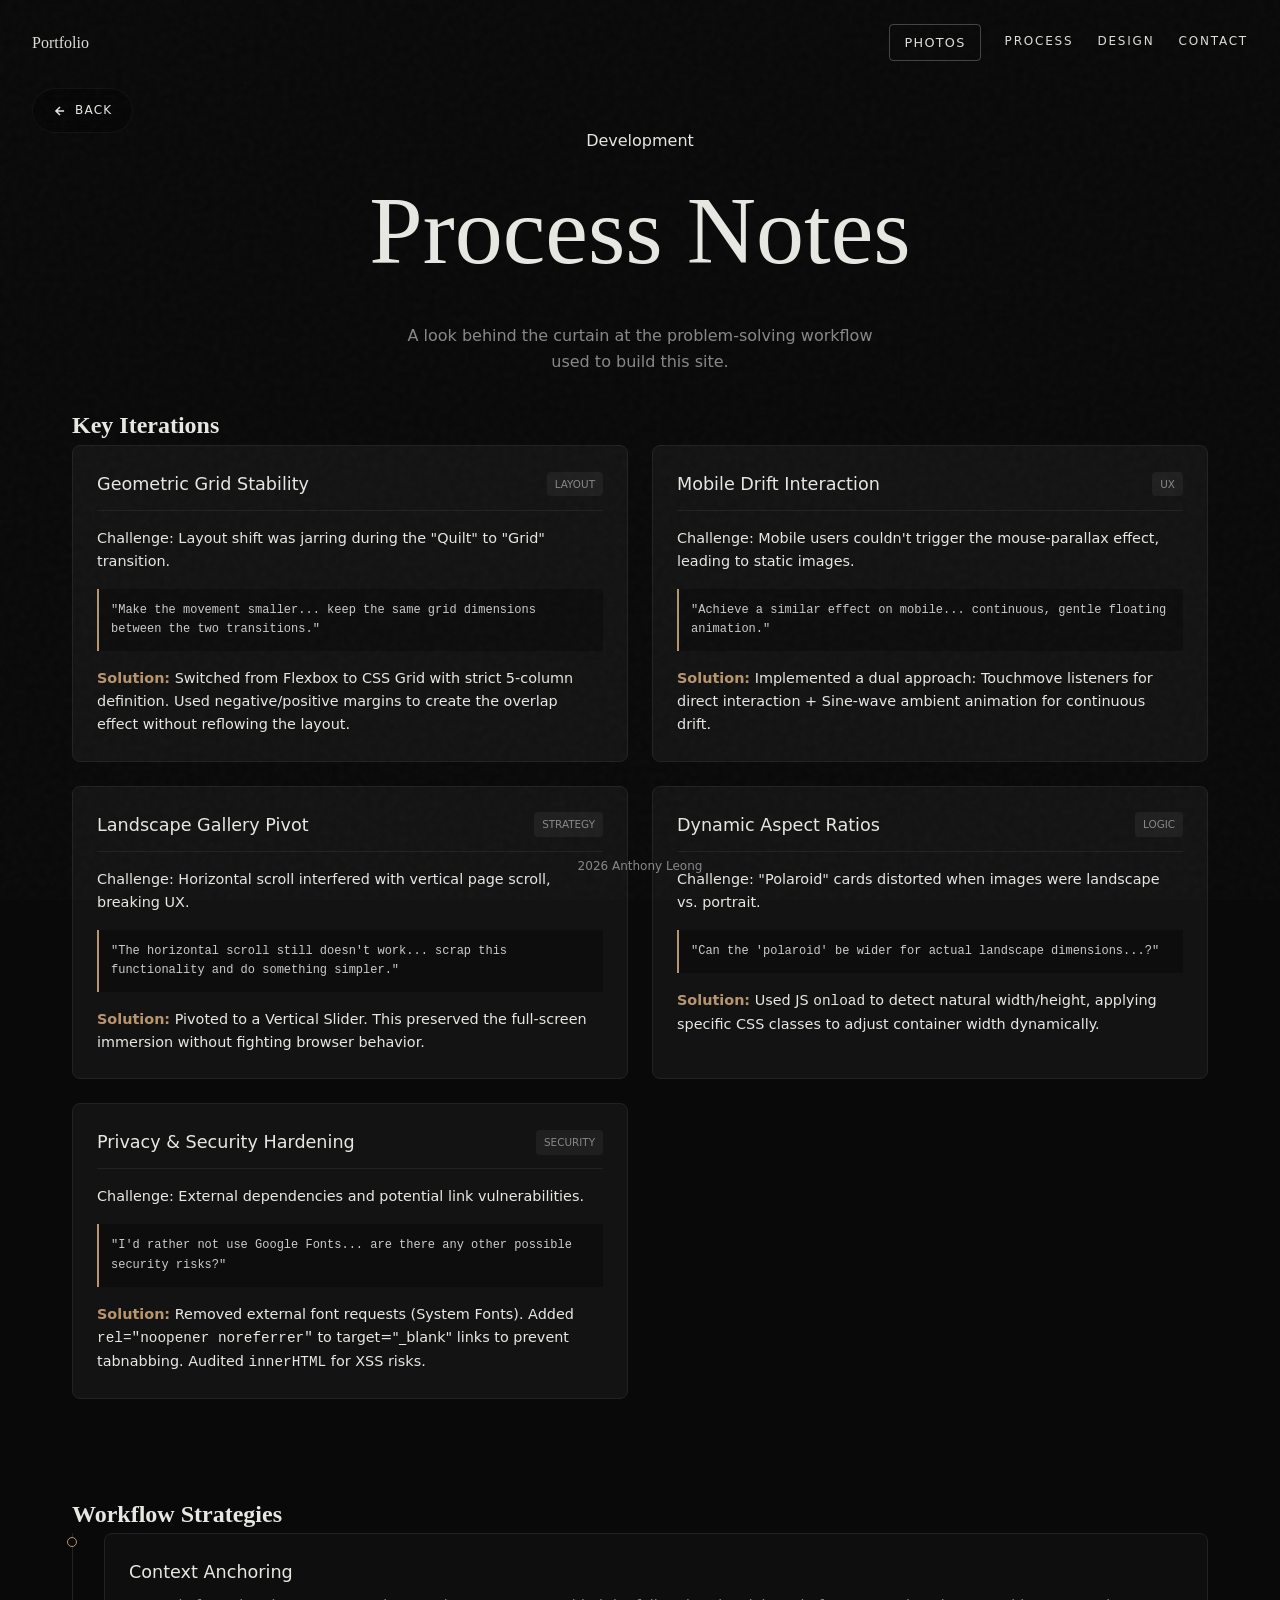
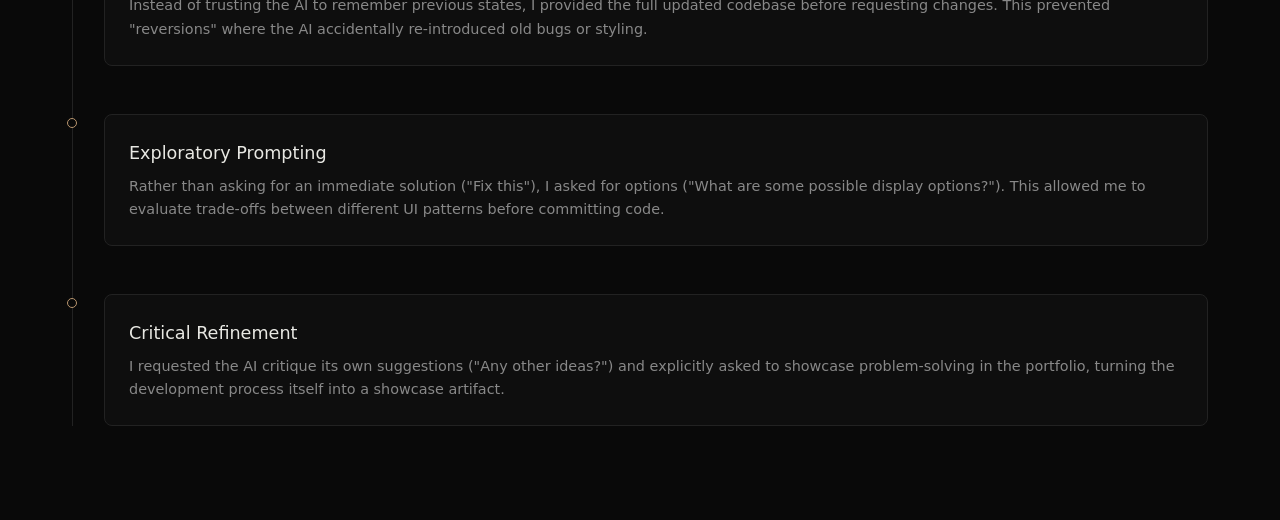
<file: process.html>
<!DOCTYPE html>
<html lang="en">
<head>
    <meta charset="UTF-8">
    <meta name="viewport" content="width=device-width, initial-scale=1.0">
    <title>Process | Anthony Leong</title>
    <link rel="stylesheet" href="style.css">
    <link rel="icon" href="data:image/svg+xml,<svg xmlns='http://www.w3.org/2000/svg' viewBox='0 0 100 100'><text y='.9em' font-size='90'>📷</text></svg>" type="image/svg+xml">
</head>
<body>
    <div class="noise-overlay"></div>
   <!-- Navigation -->
    <nav class="nav-container">
        <a href="index.html" class="font-display text-xl tracking-wide" style="font-weight: 400; text-decoration: none; color: var(--fg);">Portfolio</a>
        <div class="nav-links">
            
            <!-- Photos Dropdown -->
            <div class="dropdown">
                <button class="dropbtn">Photos</button>
                <div class="dropdown-content">
                    <a href="urban.html">Urban</a>
                    <a href="nature.html">Nature</a>
                    <a href="landscape.html">Landscape</a>
                    <a href="geometric.html">Geometric</a>
                    <a href="China.html">China</a>
                </div>
            </div>

            <!-- Standard Links -->
            <a href="process.html" class="nav-link">Process</a>
            <a href="design.html" class="nav-link">Design</a>
            <a href="contact.html" class="nav-link">Contact</a>
        </div>
    </nav>
    <a href="index.html" class="back-btn">
        <svg width="14" height="14" viewBox="0 0 24 24" fill="none" stroke="currentColor" stroke-width="2.5"><path d="M19 12H5M12 19l-7-7 7-7"/></svg>
        Back
    </a>

    <div class="page-header">
        <p class="text-xs uppercase tracking-[0.3em] text-[var(--accent)] mb-2">Development</p>
        <h1 class="font-display page-title">Process Notes</h1>
        <p class="page-subtitle">A look behind the curtain at the problem-solving workflow used to build this site.</p>
    </div>

    <div class="process-section">
        <h2 class="font-display text-3xl mb-6">Key Iterations</h2>
        <div class="dev-grid">
            
            <div class="dev-card">
                <div class="dev-card-header">
                    <span class="dev-card-title">Geometric Grid Stability</span>
                    <span class="dev-card-badge">Layout</span>
                </div>
                <p class="dev-challenge">Challenge: Layout shift was jarring during the "Quilt" to "Grid" transition.</p>
                <div class="dev-prompt">"Make the movement smaller... keep the same grid dimensions between the two transitions."</div>
                <p class="dev-solution"><strong>Solution:</strong> Switched from Flexbox to CSS Grid with strict 5-column definition. Used negative/positive margins to create the overlap effect without reflowing the layout.</p>
            </div>

            <div class="dev-card">
                <div class="dev-card-header">
                    <span class="dev-card-title">Mobile Drift Interaction</span>
                    <span class="dev-card-badge">UX</span>
                </div>
                <p class="dev-challenge">Challenge: Mobile users couldn't trigger the mouse-parallax effect, leading to static images.</p>
                <div class="dev-prompt">"Achieve a similar effect on mobile... continuous, gentle floating animation."</div>
                <p class="dev-solution"><strong>Solution:</strong> Implemented a dual approach: Touchmove listeners for direct interaction + Sine-wave ambient animation for continuous drift.</p>
            </div>

            <div class="dev-card">
                <div class="dev-card-header">
                    <span class="dev-card-title">Landscape Gallery Pivot</span>
                    <span class="dev-card-badge">Strategy</span>
                </div>
                <p class="dev-challenge">Challenge: Horizontal scroll interfered with vertical page scroll, breaking UX.</p>
                <div class="dev-prompt">"The horizontal scroll still doesn't work... scrap this functionality and do something simpler."</div>
                <p class="dev-solution"><strong>Solution:</strong> Pivoted to a Vertical Slider. This preserved the full-screen immersion without fighting browser behavior.</p>
            </div>

            <div class="dev-card">
                <div class="dev-card-header">
                    <span class="dev-card-title">Dynamic Aspect Ratios</span>
                    <span class="dev-card-badge">Logic</span>
                </div>
                <p class="dev-challenge">Challenge: "Polaroid" cards distorted when images were landscape vs. portrait.</p>
                <div class="dev-prompt">"Can the 'polaroid' be wider for actual landscape dimensions...?"</div>
                <p class="dev-solution"><strong>Solution:</strong> Used JS <code>onload</code> to detect natural width/height, applying specific CSS classes to adjust container width dynamically.</p>
            </div>

            <div class="dev-card">
                <div class="dev-card-header">
                    <span class="dev-card-title">Privacy & Security Hardening</span>
                    <span class="dev-card-badge">Security</span>
                </div>
                <p class="dev-challenge">Challenge: External dependencies and potential link vulnerabilities.</p>
                <div class="dev-prompt">"I'd rather not use Google Fonts... are there any other possible security risks?"</div>
                <p class="dev-solution"><strong>Solution:</strong> Removed external font requests (System Fonts). Added <code>rel="noopener noreferrer"</code> to target="_blank" links to prevent tabnabbing. Audited <code>innerHTML</code> for XSS risks.</p>
            </div>

        </div>

        <h2 class="font-display text-3xl mb-6">Workflow Strategies</h2>
        <div class="timeline-container">
            <div class="timeline-line"></div>

            <div class="timeline-node">
                <div class="timeline-dot"></div>
                <div class="timeline-content">
                    <h3 class="timeline-title">Context Anchoring</h3>
                    <p class="timeline-desc">Instead of trusting the AI to remember previous states, I provided the full updated codebase before requesting changes. This prevented "reversions" where the AI accidentally re-introduced old bugs or styling.</p>
                </div>
            </div>

            <div class="timeline-node">
                <div class="timeline-dot"></div>
                <div class="timeline-content">
                    <h3 class="timeline-title">Exploratory Prompting</h3>
                    <p class="timeline-desc">Rather than asking for an immediate solution ("Fix this"), I asked for options ("What are some possible display options?"). This allowed me to evaluate trade-offs between different UI patterns before committing code.</p>
                </div>
            </div>

            <div class="timeline-node">
                <div class="timeline-dot"></div>
                <div class="timeline-content">
                    <h3 class="timeline-title">Critical Refinement</h3>
                    <p class="timeline-desc">I requested the AI critique its own suggestions ("Any other ideas?") and explicitly asked to showcase problem-solving in the portfolio, turning the development process itself into a showcase artifact.</p>
                </div>
            </div>
        </div>
    </div>

    <footer class="fixed bottom-0 left-0 right-0 p-6 text-center text-xs text-[var(--muted)] pointer-events-none z-40">2026 Anthony Leong</footer>
    <script src="script.js"></script>
</body>
</html>
</file>
<file: style.css>
/* style.css */
:root {
    --bg: #090909;
    --bg-elevated: #0f0f0f;
    --fg: #e8e8e3;
    --muted: #888888;
    --accent: #b8956e;
    --card: #131313;
    --border: #222222;
}

* { margin: 0; padding: 0; box-sizing: border-box; }
html { scroll-behavior: smooth; }

body {
    font-family: system-ui, -apple-system, BlinkMacSystemFont, "Segoe UI", Roboto, "Helvetica Neue", Arial, sans-serif;
    background: var(--bg);
    color: var(--fg);
    overflow-x: hidden;
    line-height: 1.6;
}

.font-display { font-family: Georgia, "Times New Roman", Times, serif; }
.font-mono { font-family: "SF Mono", "Monaco", "Inconsolata", "Fira Mono", "Droid Sans Mono", "Source Code Pro", monospace; }

/* Navigation */
.nav-container {
    position: fixed;
    top: 0; left: 0; right: 0;
    z-index: 50;
    padding: 1.5rem 2rem;
    display: flex;
    justify-content: space-between;
    align-items: center;
    mix-blend-mode: difference;
}

.nav-links { display: flex; gap: 1.5rem; flex-wrap: wrap; justify-content: flex-end; }
.nav-link {
    font-size: 0.75rem;
    text-transform: uppercase;
    letter-spacing: 0.15em;
    color: var(--fg);
    text-decoration: none;
    position: relative;
    padding-bottom: 4px;
	
	 /* ADD THIS: Push text links down to align with Photos button */
    margin-top: 8px; 
    
    /* Optional: Ensure they share the same line-height as the button */
    line-height: 1.5; 
}
.nav-link::after {
    content: '';
    position: absolute;
    bottom: 0; left: 0;
    width: 0; height: 1px;
    background: currentColor;
    transition: width 0.3s ease;
	
}
.nav-link:hover::after, .nav-link.active::after { width: 100%; }
.nav-link.active { color: var(--accent); }

/* Page Titles */
.page-header { padding: 8rem 2rem 2rem; text-align: center; }
.page-title { font-size: clamp(2.5rem, 8vw, 6rem); font-weight: 400; margin-bottom: 1rem; }
.page-subtitle { color: var(--muted); max-width: 500px; margin: 0 auto; }

/* Noise Overlay */
.noise-overlay {
    position: fixed; inset: 0; z-index: 9999;
    pointer-events: none; opacity: 0.03;
    background-image: url("data:image/svg+xml,%3Csvg viewBox='0 0 200 200' xmlns='http://www.w3.org/2000/svg'%3E%3Cfilter id='noise'%3E%3CfeTurbulence type='fractalNoise' baseFrequency='0.65' numOctaves='3' stitchTiles='stitch'/%3E%3C/filter%3E%3Crect width='100%25' height='100%25' filter='url(%23noise)'/%3E%3C/svg%3E");
}

/* === HOME SPECIFIC === */
.hero-container {
    position: relative;
    min-height: 100vh;
    display: flex;
    align-items: center;
    justify-content: center;
    overflow: hidden;
}
.depth-title {
    font-size: clamp(3.5rem, 12vw, 11rem);
    font-weight: 200;
    letter-spacing: -0.02em;
    line-height: 0.9;
    text-align: center;
    color: var(--fg);
    position: relative;
    z-index: 1;
    user-select: none;
}
.depth-title span { display: block; position: relative; }
.depth-title span::before {
    content: attr(data-text);
    position: absolute; left: 0; top: 0;
    color: transparent;
    -webkit-text-stroke: 0.5px rgba(255,255,255,0.05);
    z-index: -1;
}
.floating-layer { position: absolute; inset: 0; pointer-events: none; z-index: 10; }
.float-card {
    position: absolute;
    border-radius: 6px;
    overflow: hidden;
    box-shadow: 0 25px 50px -12px rgba(0,0,0,0.8);
    transition: transform 0.5s cubic-bezier(0.16, 1, 0.3, 1);
    pointer-events: auto;
    cursor: pointer;
    background: var(--card);
}
.float-card img { width: 100%; height: 100%; object-fit: cover; display: block; }
.ambient-glow { position: absolute; width: 600px; height: 600px; border-radius: 50%; filter: blur(120px); opacity: 0.15; pointer-events: none; }

/* === LAYOUTS === */
.urban-grid { display: grid; grid-template-columns: repeat(12, 1fr); gap: 12px; padding: 0 1rem 4rem; max-width: 1600px; margin: 0 auto; }
.urban-item { position: relative; overflow: hidden; border-radius: 4px; background: var(--card); cursor: pointer; }
.urban-item img { width: 100%; height: 100%; object-fit: cover; transition: transform 0.8s cubic-bezier(0.16, 1, 0.3, 1); }
.urban-item:hover img { transform: scale(1.05); }
.urban-item[data-size="large"] { grid-column: span 6; grid-row: span 2; aspect-ratio: 2/1; }
.urban-item[data-size="medium"] { grid-column: span 4; grid-row: span 2; aspect-ratio: 1/1.2; }
.urban-item[data-size="small"] { grid-column: span 2; grid-row: span 1; aspect-ratio: 1/1; }

.nature-masonry { column-count: 3; column-gap: 16px; padding: 0 2rem 4rem; max-width: 1400px; margin: 0 auto; }
.nature-item { break-inside: avoid; margin-bottom: 16px; position: relative; overflow: hidden; border-radius: 4px; background: var(--card); cursor: pointer; }
.nature-item img { width: 100%; height: auto; display: block; transition: filter 0.4s ease; }
.nature-item:hover img { filter: brightness(1.1); }

.slider-container { height: 100vh; overflow-y: auto; scroll-snap-type: y mandatory; scroll-behavior: smooth; background: #050505; }
.slider-slide { height: 100vh; scroll-snap-align: start; display: flex; align-items: center; justify-content: center; position: relative; }
.slider-img-container { height: 75vh; max-width: 1100px; width: 90%; position: relative; overflow: hidden; border-radius: 4px; box-shadow: 0 30px 60px -15px rgba(0,0,0,0.8); }
.slider-img-container img { width: 100%; height: 100%; object-fit: cover; }
/* REMOVED .slider-meta rules */

.geo-wrapper { padding: 4rem; min-height: 100vh; display: flex; justify-content: center; align-items: center; overflow: hidden; }
.geo-grid { display: grid; grid-template-columns: repeat(5, 1fr); width: 100%; max-width: 1400px; }
.geo-item { position: relative; overflow: hidden; border-radius: 4px; background: var(--card); cursor: pointer; transition: margin 0.5s cubic-bezier(0.16, 1, 0.3, 1); margin: -10px; z-index: 1; }
.geo-item img { width: 100%; height: 100%; object-fit: cover; display: block; border-radius: 4px; background: var(--card); vertical-align: middle; }
.geo-grid.is-spread .geo-item { margin: 5px; z-index: 10; }
@media (hover: hover) and (pointer: fine) { .geo-grid:hover .geo-item { margin: 5px; z-index: 10; } }

.design-section { max-width: 1000px; margin: 0 auto; padding: 0 2rem 6rem; }
.project-block { margin-bottom: 6rem; }
.project-title { font-size: 1.5rem; font-weight: 500; margin-bottom: 0.5rem; color: var(--fg); }
.project-desc { color: var(--fg); margin-bottom: 2rem; max-width: 600px; }
.carousel-wrapper { position: relative; width: 100%; max-width: 500px; margin: 0 auto; overflow: hidden; border-radius: 8px; background: var(--card); }
.carousel-track { display: flex; transition: transform 0.5s cubic-bezier(0.16, 1, 0.3, 1); }
.carousel-slide { min-width: 100%; aspect-ratio: 4/5; display: flex; align-items: center; justify-content: center; }
.carousel-slide img { width: 100%; height: 100%; object-fit: cover; }
.carousel-nav { position: absolute; top: 50%; transform: translateY(-50%); width: 100%; display: flex; justify-content: space-between; padding: 0 1rem; pointer-events: none; }
.carousel-btn { background: rgba(0,0,0,0.6); border: 1px solid rgba(255,255,255,0.1); color: white; width: 40px; height: 40px; border-radius: 50%; display: flex; align-items: center; justify-content: center; cursor: pointer; pointer-events: auto; transition: background 0.3s; }
.carousel-btn:hover { background: rgba(255,255,255,0.1); }
.accessibility-dropdown { margin-top: 1.5rem; background: rgba(255,255,255,0.03); border: 1px solid var(--border); border-radius: 6px; padding: 1rem; }
.accessibility-dropdown summary { cursor: pointer; font-size: 0.85rem; color: var(--accent); outline: none; }
.accessibility-dropdown summary::-webkit-details-marker { display: none; }
.accessibility-dropdown[open] summary { margin-bottom: 1rem; border-bottom: 1px solid var(--border); padding-bottom: 1rem; }
.accessibility-content { font-size: 0.85rem; color: var(--fg); line-height: 1.5; }
.doc-card { display: flex; flex-direction: column; background: var(--card); border-radius: 8px; overflow: hidden; border: 1px solid var(--border); }
.doc-preview { width: 100%; aspect-ratio: 8.5/11; background: #fff; position: relative; overflow: hidden; }
.doc-preview img { width: 100%; height: 100%; object-fit: cover; }
.doc-overlay { position: absolute; inset: 0; background: linear-gradient(to bottom, transparent 60%, rgba(0,0,0,0.4)); }
.doc-info { padding: 1.5rem; }
.doc-btn { display: inline-flex; align-items: center; gap: 0.5rem; margin-top: 1rem; padding: 0.75rem 1.5rem; background: var(--fg); color: var(--bg); border-radius: 4px; text-decoration: none; font-size: 0.85rem; font-weight: 500; transition: background 0.3s; }
.doc-btn:hover { background: var(--accent); }

.process-section { max-width: 1200px; margin: 0 auto; padding: 0 2rem 6rem; }
.dev-grid { display: grid; grid-template-columns: repeat(2, 1fr); gap: 1.5rem; margin-bottom: 6rem; }
.dev-card { background: var(--card); border: 1px solid var(--border); border-radius: 8px; padding: 1.5rem; transition: transform 0.3s ease, border-color 0.3s; }
.dev-card:hover { transform: translateY(-5px); border-color: var(--accent); }
.dev-card-header { display: flex; justify-content: space-between; align-items: center; margin-bottom: 1rem; border-bottom: 1px solid var(--border); padding-bottom: 0.75rem; }
.dev-card-title { font-size: 1.1rem; font-weight: 500; color: var(--fg); }
.dev-card-badge { font-size: 0.65rem; padding: 0.25rem 0.5rem; background: rgba(255,255,255,0.05); border-radius: 4px; color: var(--muted); text-transform: uppercase; }
.dev-challenge { font-size: 0.9rem; color: var(--fg); font-weight: 500; margin-bottom: 0.5rem; }
.dev-prompt { background: rgba(0,0,0,0.3); border-left: 2px solid var(--accent); padding: 0.75rem; margin: 1rem 0; font-family: 'SF Mono', Monaco, Consolas, monospace; font-size: 0.75rem; color: #ccc; white-space: pre-wrap; }
.dev-solution { font-size: 0.9rem; color: var(--fg); font-weight: 500; }
.dev-solution strong { color: var(--accent); }
.timeline-container { position: relative; padding-left: 2rem; }
.timeline-line { position: absolute; left: 0; top: 0; bottom: 0; width: 1px; background: var(--border); }
.timeline-node { position: relative; padding-bottom: 3rem; }
.timeline-node:last-child { padding-bottom: 0; }
.timeline-dot { position: absolute; left: -2rem; top: 0.25rem; width: 10px; height: 10px; background: var(--bg); border: 1px solid var(--accent); border-radius: 50%; transform: translateX(-50%); }
.timeline-content { background: rgba(255,255,255,0.02); border: 1px solid var(--border); padding: 1.5rem; border-radius: 8px; }
.timeline-title { font-size: 1.1rem; font-weight: 500; margin-bottom: 0.5rem; color: var(--fg); }
.timeline-desc { font-size: 0.9rem; color: var(--muted); }

/* Back Button */
.back-btn {
    position: fixed;
    top: 5.5rem; left: 2rem;
    z-index: 100;
    display: flex;
    align-items: center;
    gap: 0.5rem;
    font-size: 0.75rem;
    text-transform: uppercase;
    letter-spacing: 0.1em;
    color: var(--fg);
    background: rgba(0,0,0,0.3);
    padding: 0.75rem 1.25rem;
    border-radius: 50px;
    backdrop-filter: blur(8px);
    border: 1px solid rgba(255,255,255,0.05);
    text-decoration: none;
    transition: background 0.3s;
}
.back-btn:hover { background: rgba(255,255,255,0.1); }

/* Responsive */
@media (max-width: 1024px) {
    .nature-masonry { column-count: 2; }
    .geo-grid { grid-template-columns: repeat(4, 1fr); }
}
@media (max-width: 768px) {
    .nav-links { gap: 1rem; }
    .urban-grid { grid-template-columns: repeat(2, 1fr); gap: 4px; padding: 0 0.5rem 2rem; }
    .urban-item { grid-column: span 2 !important; grid-row: span 1 !important; aspect-ratio: 3/2 !important; }
    .urban-item[data-size="small"] { grid-column: span 1 !important; aspect-ratio: 1/1 !important; }
    .urban-item[data-size="large"] { aspect-ratio: 4/3 !important; }
    .nature-masonry { column-count: 1; padding: 0 1rem 2rem; }
    .slider-img-container { height: 50vh; }
    .geo-wrapper { padding: 2rem; }
    .geo-grid { grid-template-columns: repeat(3, 1fr); }
    .geo-item { margin: -10px; }
    .geo-grid.is-spread .geo-item { margin: 5px; }
    .dev-grid { grid-template-columns: 1fr; }
    .back-btn { top: auto; bottom: 2rem; left: 1rem; padding: 0.5rem 0.75rem; font-size: 0.65rem; background: rgba(0,0,0,0.2); border: none; }
}

/* --- Dropdown Menu Styles (Updated) --- */

/* 1. Fix Alignment: Make the container align perfectly with other links */
.dropdown {
    position: relative;
    display: inline-block;
    /* Ensure it centers vertically within the nav */
    vertical-align: middle; 
}

/* 2. Fix Button Look: Match the .nav-link styling exactly */
.dropbtn {
    background: transparent;
    border: 1px solid rgba(255, 255, 255, 0.25); /* Light box */
    border-radius: 4px;
    
    /* Force uppercase to match PROCESS, DESIGN, etc. */
    font-family: inherit; 
    font-size: 0.8rem; 
    text-transform: uppercase;
    letter-spacing: 0.1em;
    color: var(--fg);
    
    cursor: pointer;
    /* CRITICAL: Match padding of your other .nav-link items */
    padding: 8px 14px; 
    
    /* --- ALIGNMENT FIXES --- */
    vertical-align: middle; /* Aligns it relative to sibling elements */
    margin: 0;              /* Removes any default browser margins */
    line-height: 1.5;       /* Forces text to sit vertically centered */
    box-sizing: border-box; /* Ensures padding doesn't increase height */
    display: inline-block;  /* Behaves like a link, not a form button */
    /* ---------------------- */
    
    transition: all 0.3s ease;
}

.dropbtn:hover, .dropbtn:focus {
    border-color: rgba(255, 255, 255, 0.5);
    color: var(--accent);
    background: rgba(255, 255, 255, 0.05);
}

/* 3. The Dropdown Container */
.dropdown-content {
    visibility: hidden; /* Use visibility for transitions */
    opacity: 0;
    position: absolute;
    top: 100%; /* Sit right below button */
    left: 50%;
    transform: translateX(-50%);
    
    /* CRITICAL FIX: This creates an invisible padding area at the top 
       so the mouse doesn't "let go" when moving from button to menu. */
    padding-top: 15px; 
    
    /* Ensure the background doesn't cover the invisible bridge */
    background-clip: content-box; 
    
    width: 160px;
    z-index: 100;
    
    background-color: #141414;
    border: 1px solid rgba(255, 255, 255, 0.1);
    border-radius: 12px;
    box-shadow: 0 10px 40px rgba(0, 0, 0, 0.4);
    
    transition: opacity 0.2s ease, visibility 0.2s ease;
}

/* Links inside dropdown */
.dropdown-content a {
    color: var(--fg);
    padding: 10px 20px;
    text-decoration: none;
    display: block;
    font-size: 0.85rem;
    letter-spacing: 0.05em;
    transition: background 0.2s, color 0.2s;
    /* Fix border radius clipping */
    background-clip: padding-box; 
}

.dropdown-content a:hover {
    background: rgba(255, 255, 255, 0.1);
    color: var(--accent);
}

/* 4. Show Menu on Hover (Desktop) AND Active Class (Mobile) */
.dropdown:hover .dropdown-content, 
.dropdown.active .dropdown-content {
    visibility: visible;
    opacity: 1;
}

/* === Global Footer Styles === */
footer {
    position: fixed;
    bottom: 0;
    left: 0;
    width: 100%;
    z-index: 40;
    
    /* Visual Styling */
    text-align: center;
    padding: 1.5rem; /* p-6 */
    font-size: 0.75rem; /* text-xs */
    color: var(--muted); /* Low contrast color */
    
    /* Interaction: Allows clicking "through" the footer text 
       so it doesn't block photos underneath it. */
    pointer-events: none; 
    background: transparent;
}

/* Make sure links inside the footer ARE clickable */
footer a {
    pointer-events: auto;
    color: var(--muted);
    text-decoration: none;
    transition: color 0.2s ease;
}

footer a:hover {
    color: var(--accent);
}
</file>
